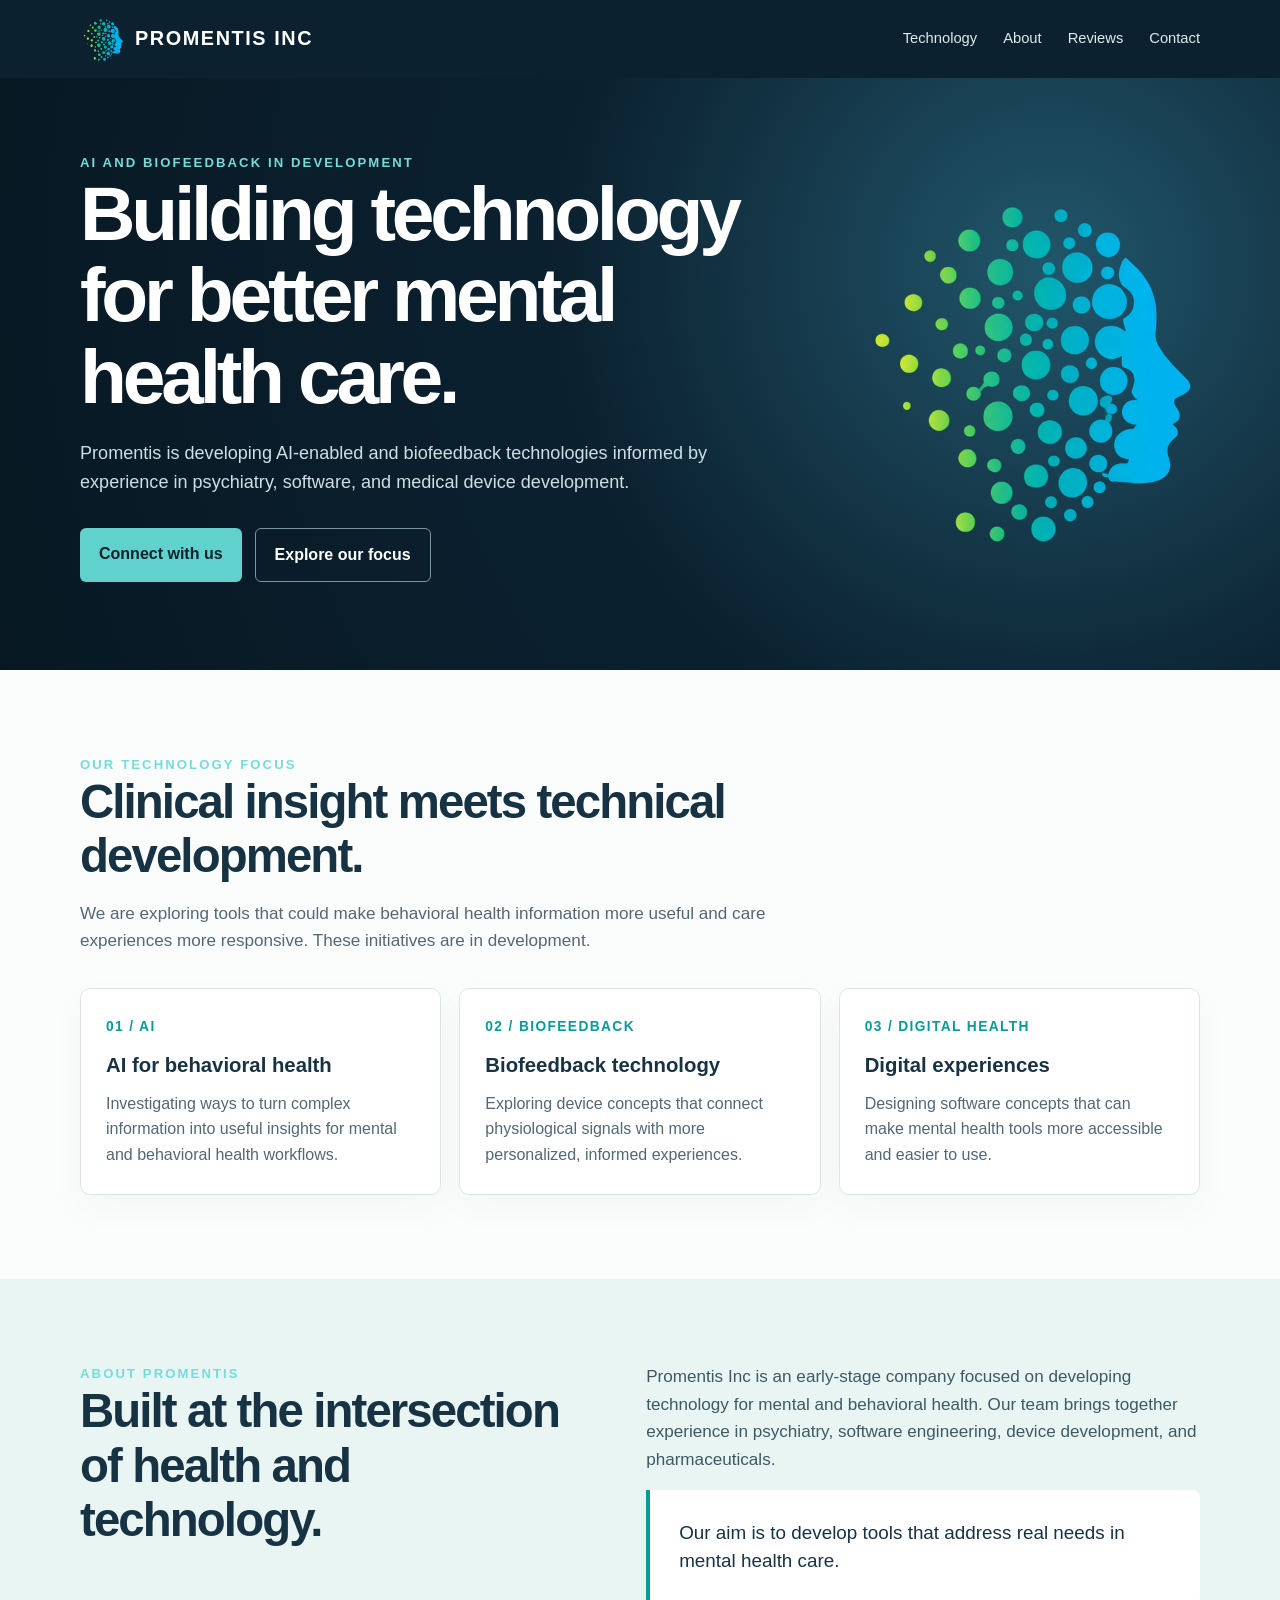
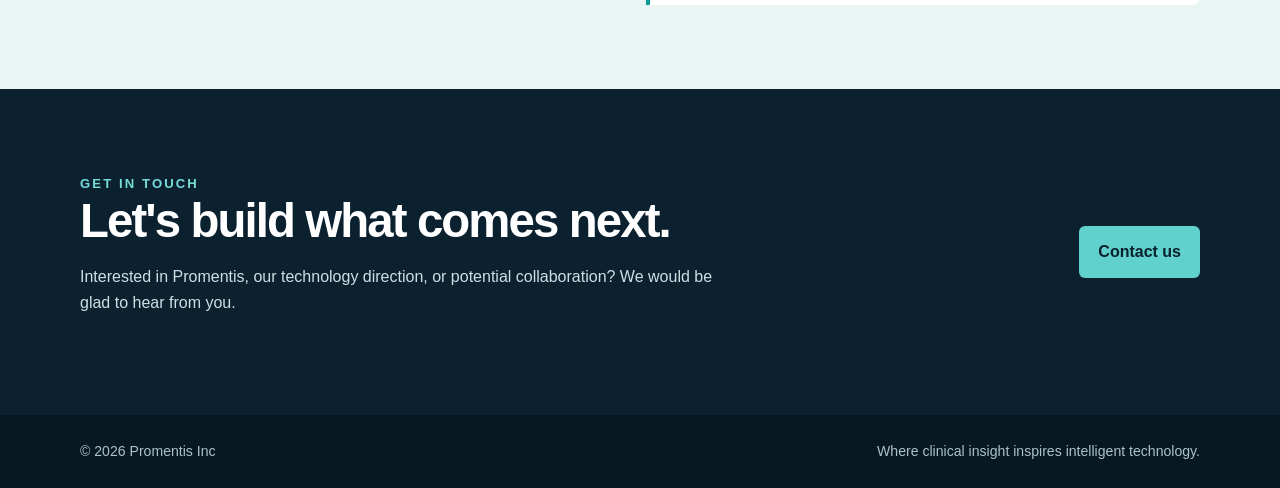
<file: index.html>
<!doctype html>
<html lang="en">
<head>
  <meta charset="utf-8">
  <meta name="viewport" content="width=device-width, initial-scale=1">
  <meta name="theme-color" content="#0b2130">
  <meta name="description" content="Promentis Inc is developing AI-enabled and biofeedback technologies for mental and behavioral health.">
  <title>Promentis | AI &amp; Biofeedback for Behavioral Health</title>
  <style>
    :root { color-scheme: light; --navy:#0b2130; --ink:#173343; --muted:#526875; --teal:#0a9a9b; --pale:#e9f5f3; --line:#d9e6e6; }
    * { box-sizing:border-box; }
    html { scroll-behavior:smooth; }
    body { margin:0; font-family:Inter,Arial,sans-serif; color:var(--ink); background:#fbfdfd; line-height:1.6; }
    a { color:inherit; }
    .wrap { width:min(1120px,calc(100% - 40px)); margin:auto; }
    .skip { position:absolute; left:-9999px; top:12px; padding:8px 12px; background:#fff; z-index:10; }
    .skip:focus { left:12px; }
    header { background:var(--navy); color:#fff; }
    nav { min-height:78px; display:flex; align-items:center; justify-content:space-between; gap:20px; }
    .brand { display:inline-flex; align-items:center; gap:11px; font-size:1.24rem; font-weight:800; letter-spacing:.08em; text-decoration:none; }
    .brand-mark { position:relative; display:block; width:44px; height:44px; overflow:hidden; flex:none; }
    .brand-mark img { display:block; width:100%; height:100%; transform:scale(2.2); }
    .navlinks { display:flex; flex-wrap:wrap; gap:26px; align-items:center; }
    .navlinks a { font-size:.92rem; text-decoration:none; color:#dceced; }
    .navlinks a:hover,.navlinks a:focus-visible { color:#fff; text-decoration:underline; text-underline-offset:5px; }
    .hero { background:radial-gradient(circle at 82% 32%,#21566a 0,#0b2130 43%,#071822 100%); color:#fff; overflow:hidden; }
    .hero-inner { min-height:570px; display:grid; grid-template-columns:1.35fr .65fr; align-items:center; gap:30px; padding:74px 0 88px; }
    .eyebrow { color:#75dcda; font-size:.82rem; font-weight:800; letter-spacing:.16em; text-transform:uppercase; }
    h1,h2,h3,p { margin-top:0; }
    h1 { max-width:760px; margin-bottom:22px; font-size:clamp(2.7rem,6vw,5.2rem); line-height:1.06; letter-spacing:-.055em; }
    .hero p { max-width:640px; font-size:1.13rem; color:#cce0e4; }
    .buttons { display:flex; flex-wrap:wrap; gap:13px; margin-top:31px; }
    .button { display:inline-block; padding:13px 19px; border-radius:6px; font-weight:700; text-decoration:none; background:#60d1cd; color:#08212b; transition:transform .15s,background .15s; }
    .button:hover,.button:focus-visible { transform:translateY(-2px); background:#86e5e1; }
    .button-outline { border:1px solid #78969f; background:transparent; color:#fff; }
    .button-outline:hover,.button-outline:focus-visible { background:#1b4250; }
    .hero-logo { width:min(390px,100%); aspect-ratio:1; margin:auto; overflow:hidden; }
    .hero-logo img { display:block; width:100%; height:100%; transform:scale(2.2); }
    section { padding:84px 0; }
    .section-head { max-width:690px; margin-bottom:34px; }
    h2 { font-size:clamp(2rem,3.7vw,3.15rem); line-height:1.15; letter-spacing:-.04em; margin-bottom:16px; }
    .section-head p,.lead { font-size:1.07rem; color:var(--muted); }
    .cards { display:grid; grid-template-columns:repeat(3,1fr); gap:18px; }
    .card { padding:27px 25px; background:#fff; border:1px solid var(--line); border-radius:10px; box-shadow:0 13px 35px #0b213009; }
    .number { color:var(--teal); font-weight:800; font-size:.86rem; letter-spacing:.1em; }
    h3 { font-size:1.27rem; line-height:1.25; margin:15px 0 12px; }
    .card p { color:var(--muted); margin-bottom:0; }
    .about { background:var(--pale); }
    .about-grid { display:grid; grid-template-columns:.95fr 1.05fr; gap:65px; align-items:start; }
    .about p { color:#3d5964; }
    .about-note { padding:29px; background:#fff; border-left:4px solid var(--teal); border-radius:0 8px 8px 0; font-size:1.18rem; line-height:1.5; }
    .contact { background:var(--navy); color:#fff; }
    .contact-grid { display:grid; grid-template-columns:1fr auto; align-items:center; gap:60px; }
    .contact p { color:#cce0e4; max-width:640px; }
    footer { background:#071822; color:#aac2c8; padding:25px 0; font-size:.88rem; }
    footer .wrap { display:flex; flex-wrap:wrap; justify-content:space-between; gap:10px; }
    :focus-visible { outline:3px solid #60d1cd; outline-offset:4px; }
    @media(max-width:760px) { .hero-inner,.about-grid,.contact-grid { grid-template-columns:1fr; } .hero-inner { min-height:0; padding:68px 0; } .hero-logo { width:min(280px,70vw); } .cards { grid-template-columns:1fr; } section { padding:64px 0; } }
    @media(max-width:480px) { nav { align-items:flex-start; flex-direction:column; padding:20px 0; gap:12px; } .navlinks { gap:18px; } }
    @media(prefers-reduced-motion:reduce) { html { scroll-behavior:auto; } .button { transition:none; } }
  </style>
</head>
<body>
  <a class="skip" href="#main">Skip to content</a>
  <header>
    <nav class="wrap" aria-label="Main navigation">
      <a class="brand" href="#top"><span class="brand-mark"><img src="assets/promentis-logo-no-circle.png" alt=""></span><span>PROMENTIS INC</span></a>
      <div class="navlinks"><a href="#technology">Technology</a><a href="#about">About</a><a href="/reviews">Reviews</a><a href="/contact">Contact</a></div>
    </nav>
  </header>
  <main id="main">
    <div class="hero" id="top"><div class="wrap hero-inner">
      <div>
        <div class="eyebrow">AI and biofeedback in development</div>
        <h1>Building technology for better mental health care.</h1>
        <p>Promentis is developing AI-enabled and biofeedback technologies informed by experience in psychiatry, software, and medical device development.</p>
        <div class="buttons"><a class="button" href="/contact">Connect with us</a><a class="button button-outline" href="#technology">Explore our focus</a></div>
      </div>
      <div class="hero-logo"><img src="assets/promentis-logo-no-circle.png" alt="Promentis logo: a human profile formed by connected circles"></div>
    </div></div>
    <section id="technology"><div class="wrap">
      <div class="section-head"><div class="eyebrow">Our technology focus</div><h2>Clinical insight meets technical development.</h2><p>We are exploring tools that could make behavioral health information more useful and care experiences more responsive. These initiatives are in development.</p></div>
      <div class="cards">
        <article class="card"><div class="number">01 / AI</div><h3>AI for behavioral health</h3><p>Investigating ways to turn complex information into useful insights for mental and behavioral health workflows.</p></article>
        <article class="card"><div class="number">02 / BIOFEEDBACK</div><h3>Biofeedback technology</h3><p>Exploring device concepts that connect physiological signals with more personalized, informed experiences.</p></article>
        <article class="card"><div class="number">03 / DIGITAL HEALTH</div><h3>Digital experiences</h3><p>Designing software concepts that can make mental health tools more accessible and easier to use.</p></article>
      </div>
    </div></section>
    <section class="about" id="about"><div class="wrap about-grid">
      <div><div class="eyebrow">About Promentis</div><h2>Built at the intersection of health and technology.</h2></div>
      <div><p class="lead">Promentis Inc is an early-stage company focused on developing technology for mental and behavioral health. Our team brings together experience in psychiatry, software engineering, device development, and pharmaceuticals.</p><div class="about-note">Our aim is to develop tools that address real needs in mental health care.</div></div>
    </div></section>
    <section class="contact" id="contact"><div class="wrap contact-grid">
      <div><div class="eyebrow">Get in touch</div><h2>Let's build what comes next.</h2><p>Interested in Promentis, our technology direction, or potential collaboration? We would be glad to hear from you.</p></div>
      <a class="button" href="/contact">Contact us</a>
    </div></section>
  </main>
  <footer><div class="wrap"><span>© 2026 Promentis Inc</span><span>Where clinical insight inspires intelligent technology.</span></div></footer>
</body>
</html>
</file>
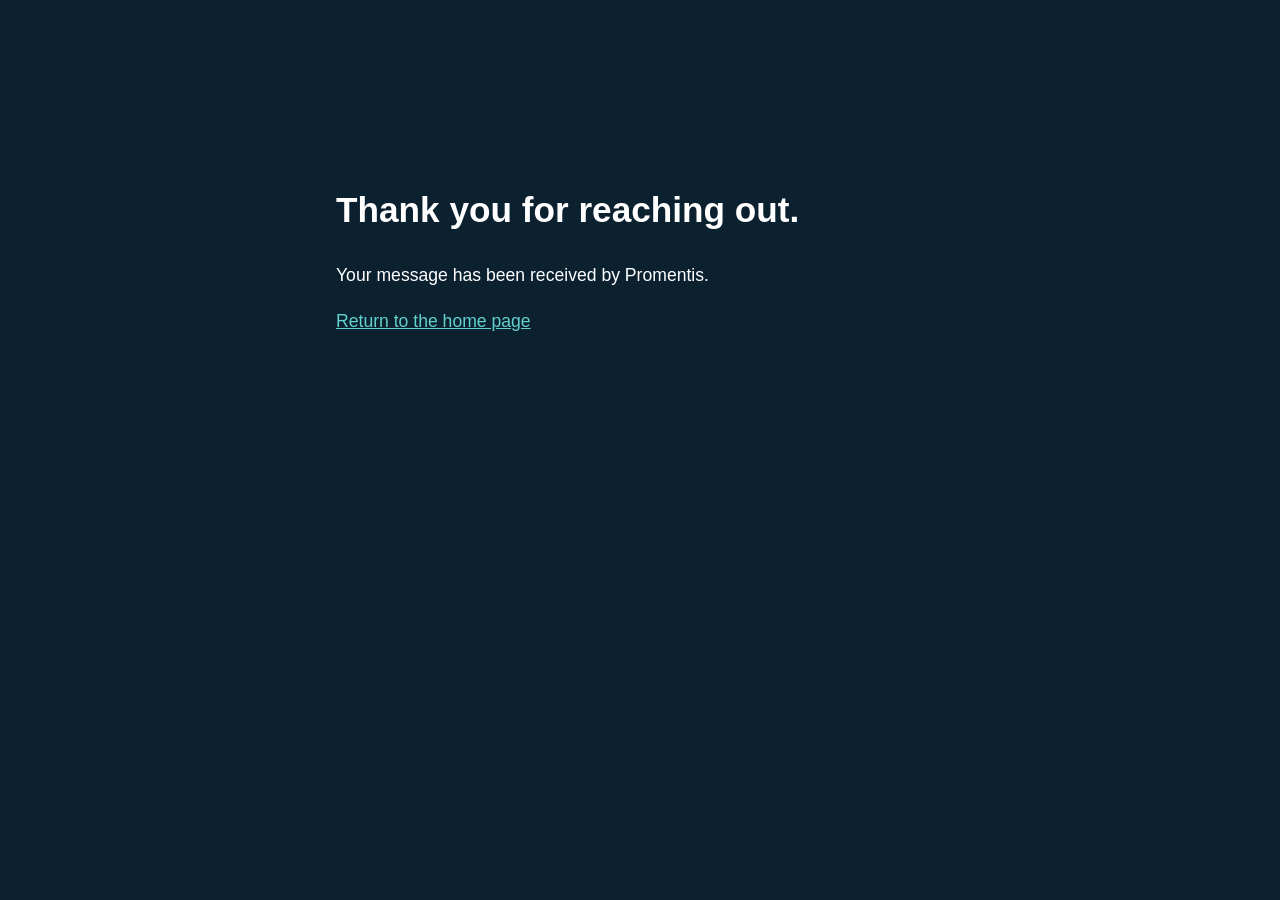
<file: contact-success.html>
<!doctype html>
<html lang="en">
<head>
  <meta charset="utf-8">
  <meta name="viewport" content="width=device-width, initial-scale=1">
  <meta name="theme-color" content="#0b2130">
  <title>Message received | Promentis</title>
  <style>
    body { margin:0; background:#0b2130; color:#fff; font:1.1rem/1.6 Arial,sans-serif; }
    main { max-width:38rem; margin:14vh auto; padding:2rem; }
    a { color:#60d1cd; }
  </style>
</head>
<body><main><h1>Thank you for reaching out.</h1><p>Your message has been received by Promentis.</p><p><a href="/">Return to the home page</a></p></main></body>
</html>
</file>
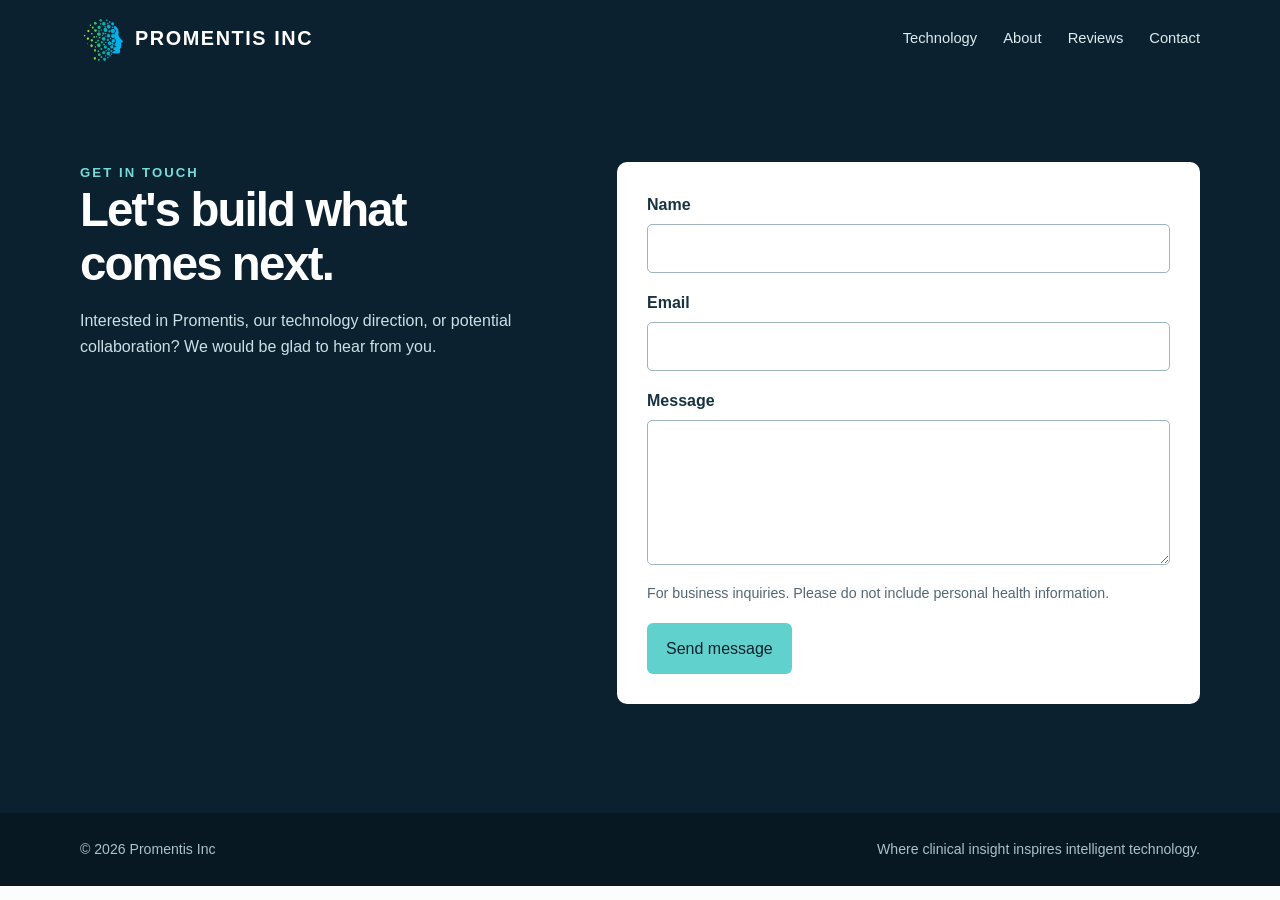
<file: contact.html>
<!doctype html>
<html lang="en">
<head>
  <meta charset="utf-8">
  <meta name="viewport" content="width=device-width, initial-scale=1">
  <meta name="theme-color" content="#0b2130">
  <meta name="description" content="Contact Promentis Inc about our AI and biofeedback technology direction or potential collaboration.">
  <title>Contact | Promentis Inc</title>
  <style>
    :root { color-scheme: light; --navy:#0b2130; --ink:#173343; --muted:#526875; --teal:#0a9a9b; --pale:#e9f5f3; --line:#d9e6e6; }
    * { box-sizing:border-box; }
    html { scroll-behavior:smooth; }
    body { margin:0; font-family:Inter,Arial,sans-serif; color:var(--ink); background:#fbfdfd; line-height:1.6; }
    a { color:inherit; }
    .wrap { width:min(1120px,calc(100% - 40px)); margin:auto; }
    .skip { position:absolute; left:-9999px; top:12px; padding:8px 12px; background:#fff; z-index:10; }
    .skip:focus { left:12px; }
    header { background:var(--navy); color:#fff; }
    nav { min-height:78px; display:flex; align-items:center; justify-content:space-between; gap:20px; }
    .brand { display:inline-flex; align-items:center; gap:11px; font-size:1.24rem; font-weight:800; letter-spacing:.08em; text-decoration:none; }
    .brand-mark { position:relative; display:block; width:44px; height:44px; overflow:hidden; flex:none; }
    .brand-mark img { display:block; width:100%; height:100%; transform:scale(2.2); }
    .navlinks { display:flex; flex-wrap:wrap; gap:26px; align-items:center; }
    .navlinks a { font-size:.92rem; text-decoration:none; color:#dceced; }
    .navlinks a:hover,.navlinks a:focus-visible { color:#fff; text-decoration:underline; text-underline-offset:5px; }
    .hero { background:radial-gradient(circle at 82% 32%,#21566a 0,#0b2130 43%,#071822 100%); color:#fff; overflow:hidden; }
    .hero-inner { min-height:570px; display:grid; grid-template-columns:1.35fr .65fr; align-items:center; gap:30px; padding:74px 0 88px; }
    .eyebrow { color:#75dcda; font-size:.82rem; font-weight:800; letter-spacing:.16em; text-transform:uppercase; }
    h1,h2,h3,p { margin-top:0; }
    h1 { max-width:760px; margin-bottom:22px; font-size:clamp(2.7rem,6vw,5.2rem); line-height:1.06; letter-spacing:-.055em; }
    .hero p { max-width:640px; font-size:1.13rem; color:#cce0e4; }
    .buttons { display:flex; flex-wrap:wrap; gap:13px; margin-top:31px; }
    .button { display:inline-block; padding:13px 19px; border-radius:6px; font-weight:700; text-decoration:none; background:#60d1cd; color:#08212b; transition:transform .15s,background .15s; }
    .button:hover,.button:focus-visible { transform:translateY(-2px); background:#86e5e1; }
    .button-outline { border:1px solid #78969f; background:transparent; color:#fff; }
    .button-outline:hover,.button-outline:focus-visible { background:#1b4250; }
    .hero-logo { width:min(390px,100%); aspect-ratio:1; margin:auto; overflow:hidden; }
    .hero-logo img { display:block; width:100%; height:100%; transform:scale(2.2); }
    section { padding:84px 0; }
    .section-head { max-width:690px; margin-bottom:34px; }
    h2 { font-size:clamp(2rem,3.7vw,3.15rem); line-height:1.15; letter-spacing:-.04em; margin-bottom:16px; }
    .section-head p,.lead { font-size:1.07rem; color:var(--muted); }
    .cards { display:grid; grid-template-columns:repeat(3,1fr); gap:18px; }
    .card { padding:27px 25px; background:#fff; border:1px solid var(--line); border-radius:10px; box-shadow:0 13px 35px #0b213009; }
    .number { color:var(--teal); font-weight:800; font-size:.86rem; letter-spacing:.1em; }
    h3 { font-size:1.27rem; line-height:1.25; margin:15px 0 12px; }
    .card p { color:var(--muted); margin-bottom:0; }
    .about { background:var(--pale); }
    .about-grid { display:grid; grid-template-columns:.95fr 1.05fr; gap:65px; align-items:start; }
    .about p { color:#3d5964; }
    .about-note { padding:29px; background:#fff; border-left:4px solid var(--teal); border-radius:0 8px 8px 0; font-size:1.18rem; line-height:1.5; }
    .contact { background:var(--navy); color:#fff; min-height:calc(100vh - 165px); }
    .contact-grid { display:grid; grid-template-columns:.9fr 1.1fr; align-items:start; gap:60px; }
    .contact p { color:#cce0e4; max-width:640px; }
    .contact-form { padding:30px; background:#fff; color:var(--ink); border-radius:10px; }
    .contact-form label { display:block; margin-bottom:17px; font-weight:700; }
    .contact-form input,.contact-form textarea { display:block; width:100%; margin-top:6px; padding:11px 12px; border:1px solid #9fb5bc; border-radius:5px; color:var(--ink); background:#fff; font:inherit; }
    .contact-form textarea { min-height:145px; resize:vertical; }
    .contact-form button { border:0; cursor:pointer; font:inherit; }
    .contact-form .form-note { margin:0 0 18px; color:var(--muted); font-size:.89rem; }
    .contact-form .form-status { margin:16px 0 0; color:var(--ink); font-weight:700; }
    .contact-form .form-status[data-state="error"] { color:#a12222; }
    .contact-form .cf-turnstile { margin:0 0 18px; }
    .contact-form button:disabled { opacity:.6; cursor:wait; }
    .form-trap { position:absolute; width:1px; height:1px; overflow:hidden; clip-path:inset(50%); white-space:nowrap; }
    footer { background:#071822; color:#aac2c8; padding:25px 0; font-size:.88rem; }
    footer .wrap { display:flex; flex-wrap:wrap; justify-content:space-between; gap:10px; }
    :focus-visible { outline:3px solid #60d1cd; outline-offset:4px; }
    @media(max-width:760px) { .hero-inner,.about-grid,.contact-grid { grid-template-columns:1fr; } .hero-inner { min-height:0; padding:68px 0; } .hero-logo { width:min(280px,70vw); } .cards { grid-template-columns:1fr; } section { padding:64px 0; } }
    @media(max-width:480px) { nav { align-items:flex-start; flex-direction:column; padding:20px 0; gap:12px; } .navlinks { gap:18px; } }
    @media(prefers-reduced-motion:reduce) { html { scroll-behavior:auto; } .button { transition:none; } }
  </style>
  <script src="https://challenges.cloudflare.com/turnstile/v0/api.js" async defer></script>
</head>
<body>
  <a class="skip" href="#main">Skip to content</a>
  <header>
    <nav class="wrap" aria-label="Main navigation">
      <a class="brand" href="/"><span class="brand-mark"><img src="/assets/promentis-logo-no-circle.png" alt=""></span><span>PROMENTIS INC</span></a>
      <div class="navlinks"><a href="/#technology">Technology</a><a href="/#about">About</a><a href="/reviews">Reviews</a><a href="/contact" aria-current="page">Contact</a></div>
    </nav>
  </header>
  <main id="main">
    <section class="contact" id="contact"><div class="wrap contact-grid">
      <div><div class="eyebrow">Get in touch</div><h2>Let's build what comes next.</h2><p>Interested in Promentis, our technology direction, or potential collaboration? We would be glad to hear from you.</p></div>
      <form class="contact-form" action="/api/contact" method="post">
        <label for="contact-name">Name<input id="contact-name" name="name" type="text" autocomplete="name" maxlength="120" required></label>
        <label for="contact-email">Email<input id="contact-email" name="email" type="email" autocomplete="email" maxlength="254" required></label>
        <label for="contact-message">Message<textarea id="contact-message" name="message" maxlength="5000" required></textarea></label>
        <div class="form-trap" aria-hidden="true"><label for="contact-website">Website<input id="contact-website" name="website" type="text" tabindex="-1" autocomplete="off"></label></div>
        <p class="form-note">For business inquiries. Please do not include personal health information.</p>
        <div class="cf-turnstile" data-sitekey="0x4AAAAAAFBbR3CrgqFnMI3o"></div>
        <button class="button" type="submit">Send message</button>
        <p class="form-status" role="status" aria-live="polite" hidden></p>
      </form>
    </div></section>
  </main>
  <footer><div class="wrap"><span>© 2026 Promentis Inc</span><span>Where clinical insight inspires intelligent technology.</span></div></footer>
  <script>
    const contactForm = document.querySelector('.contact-form');
    const contactStatus = contactForm.querySelector('.form-status');
    const contactButton = contactForm.querySelector('button[type="submit"]');
    contactForm.addEventListener('submit', async (event) => {
      event.preventDefault();
      contactButton.disabled = true;
      contactStatus.hidden = false;
      contactStatus.dataset.state = '';
      contactStatus.textContent = 'Sending your message…';
      try {
        const response = await fetch(contactForm.action, {
          method: 'POST',
          body: new FormData(contactForm),
          headers: { Accept: 'application/json' }
        });
        const result = await response.json();
        if (!response.ok) throw new Error(result.error || 'Unable to send your message. Please try again.');
        contactForm.reset();
        contactStatus.textContent = 'Thank you. Your message has been received.';
      } catch (error) {
        contactStatus.dataset.state = 'error';
        contactStatus.textContent = error.message || 'Unable to send your message. Please try again.';
      } finally {
        window.turnstile?.reset();
        contactButton.disabled = false;
      }
    });
  </script>
</body>
</html>
</file>
